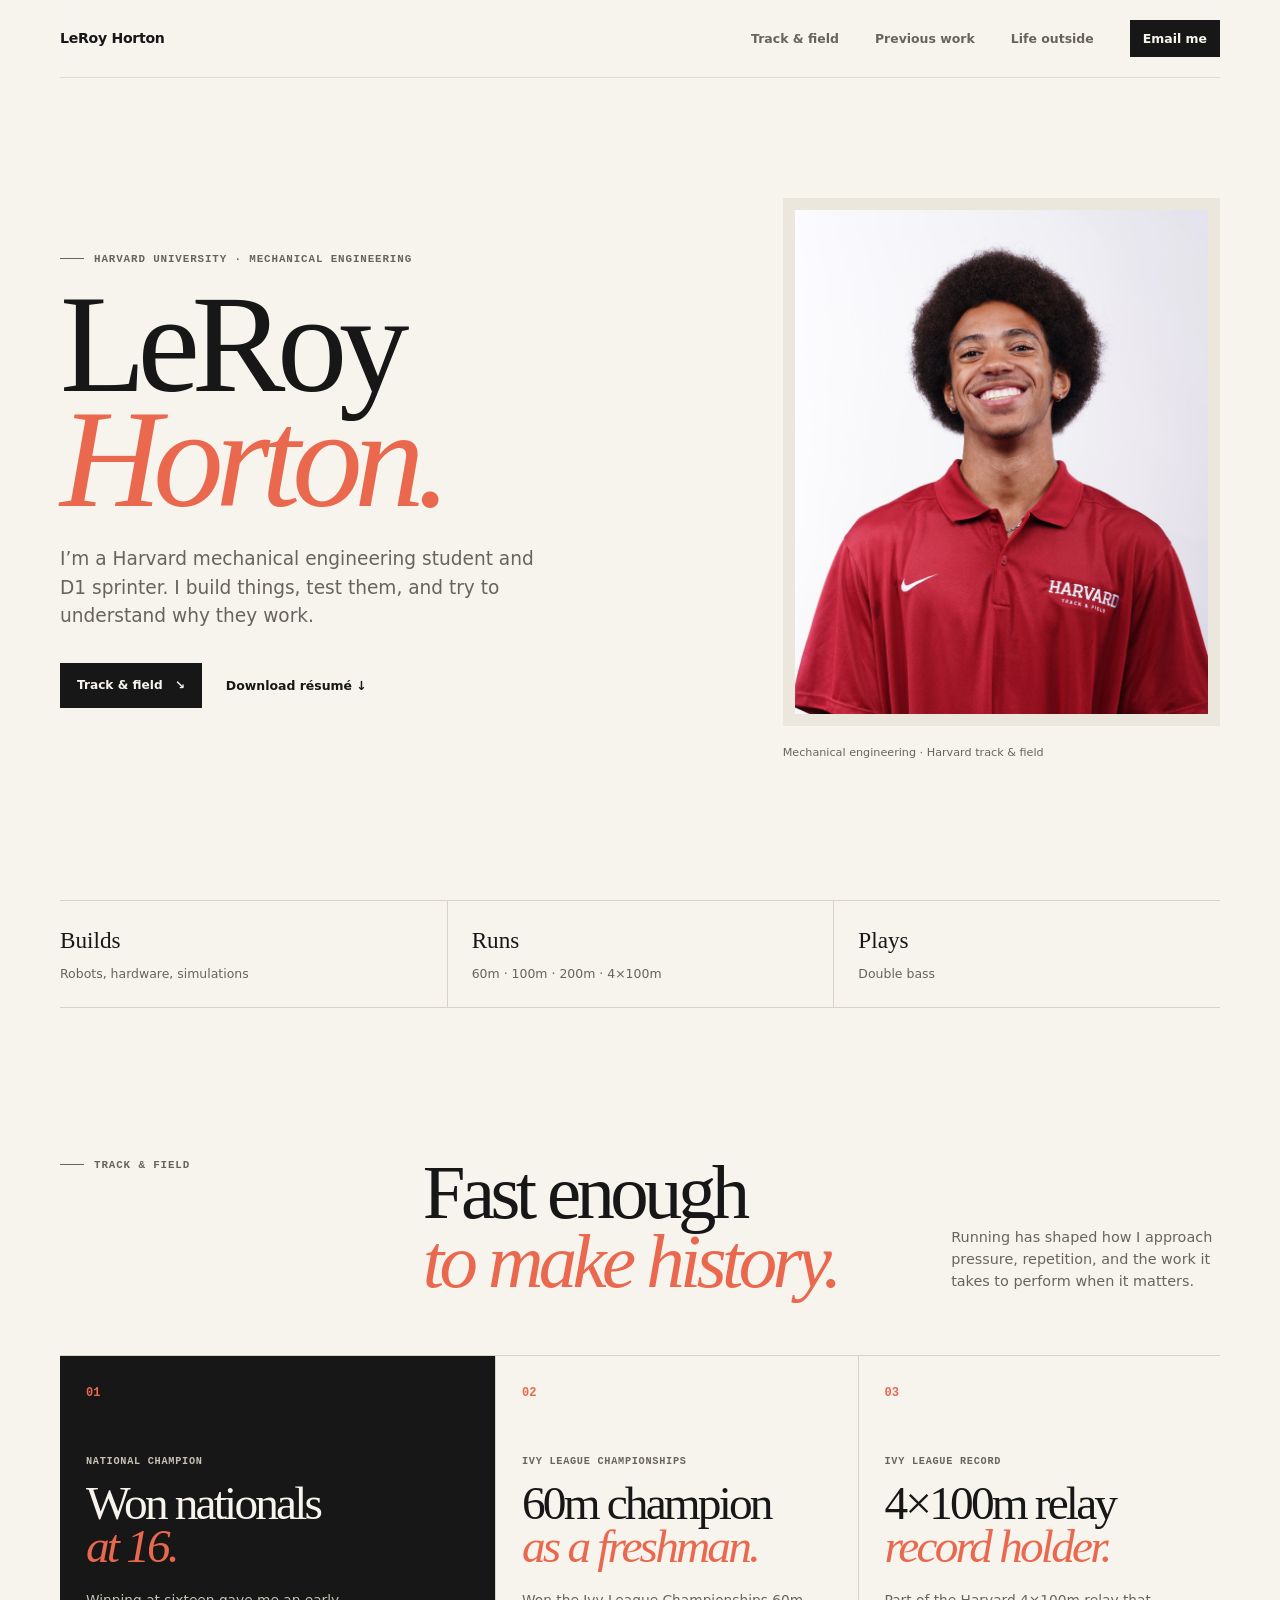
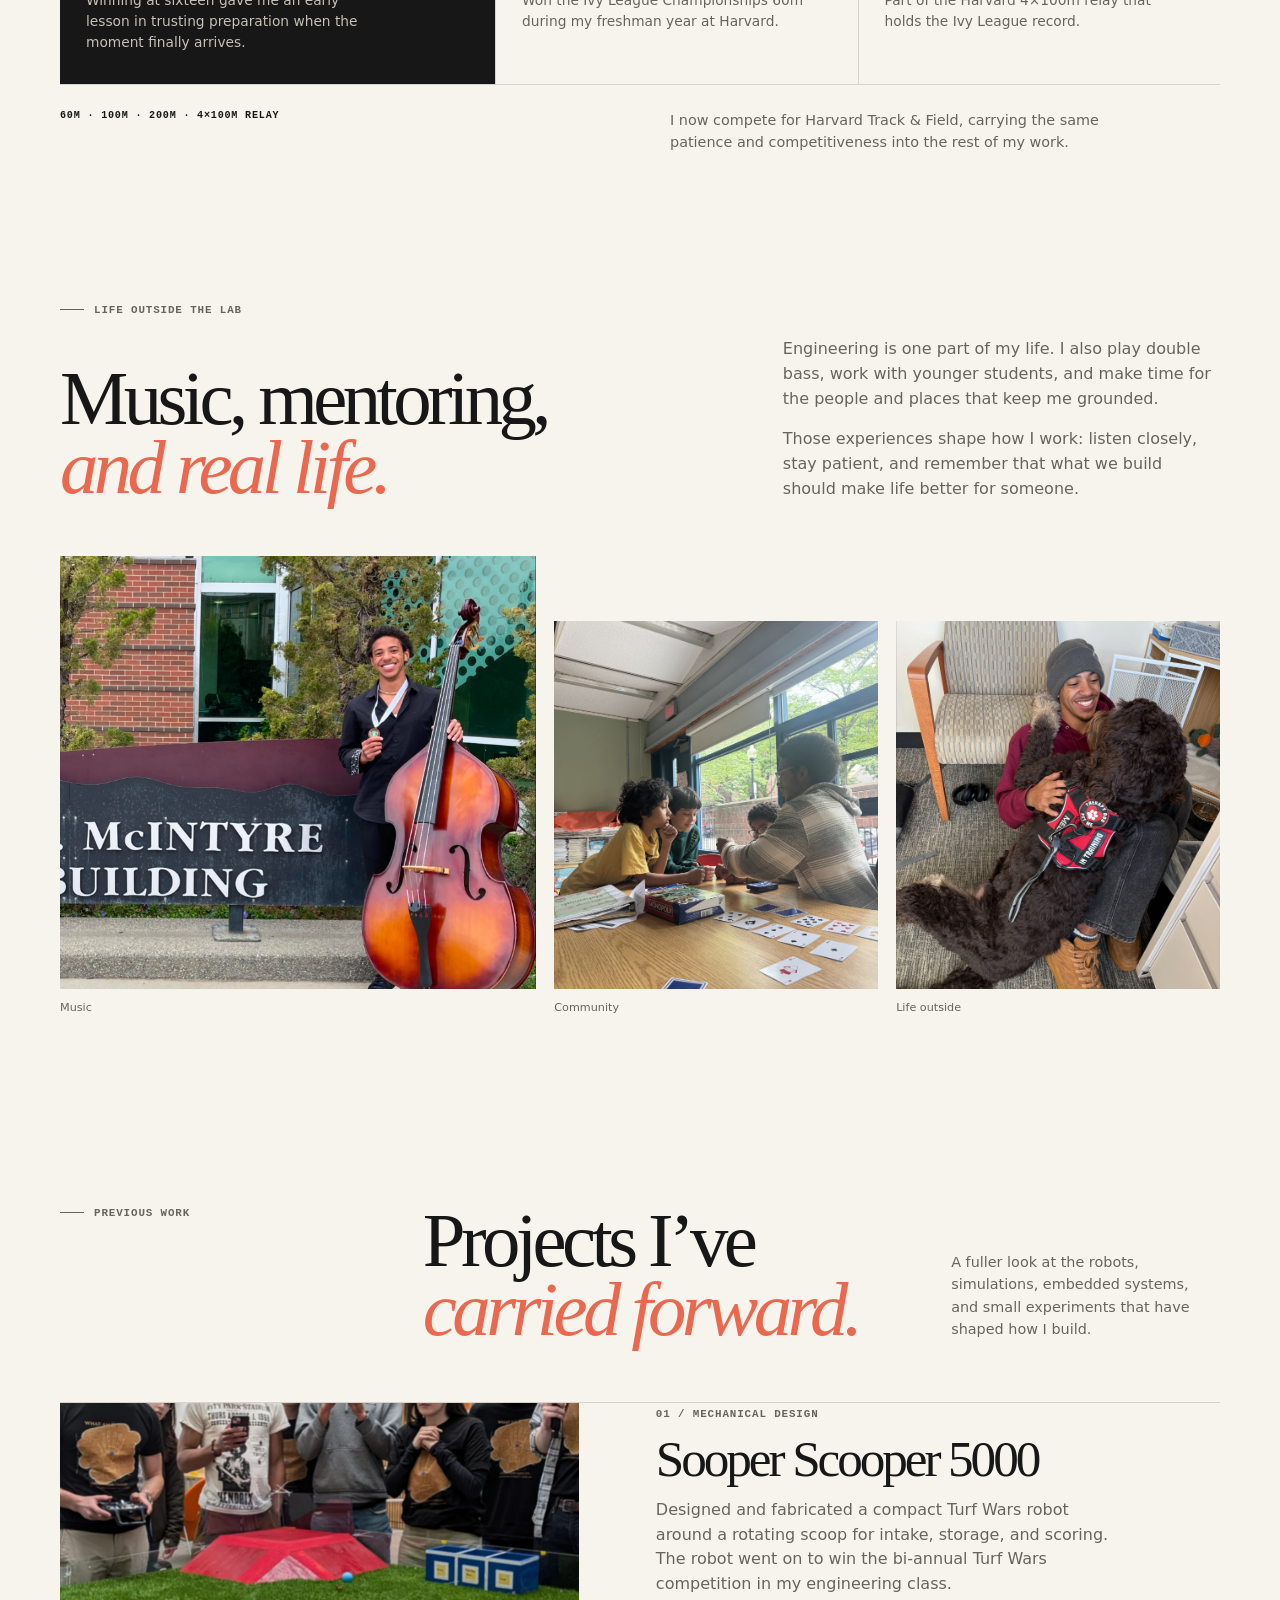
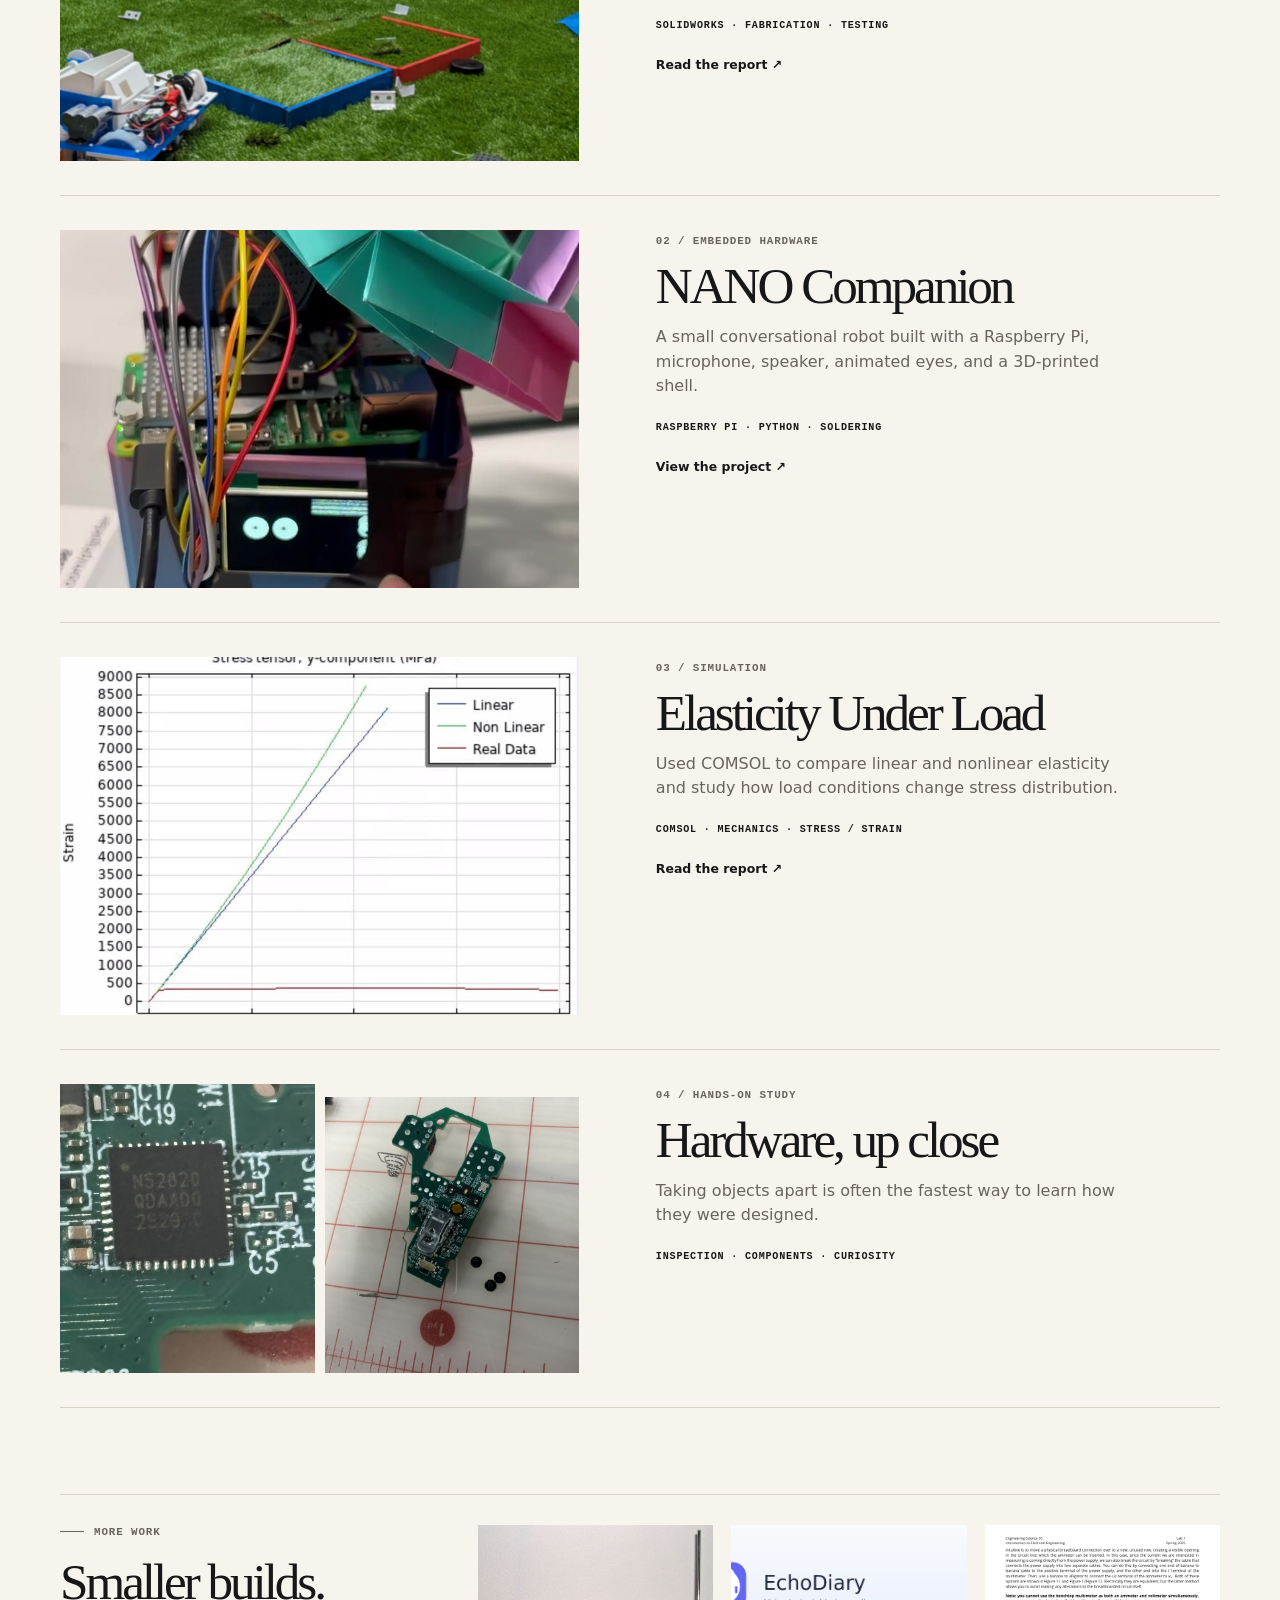
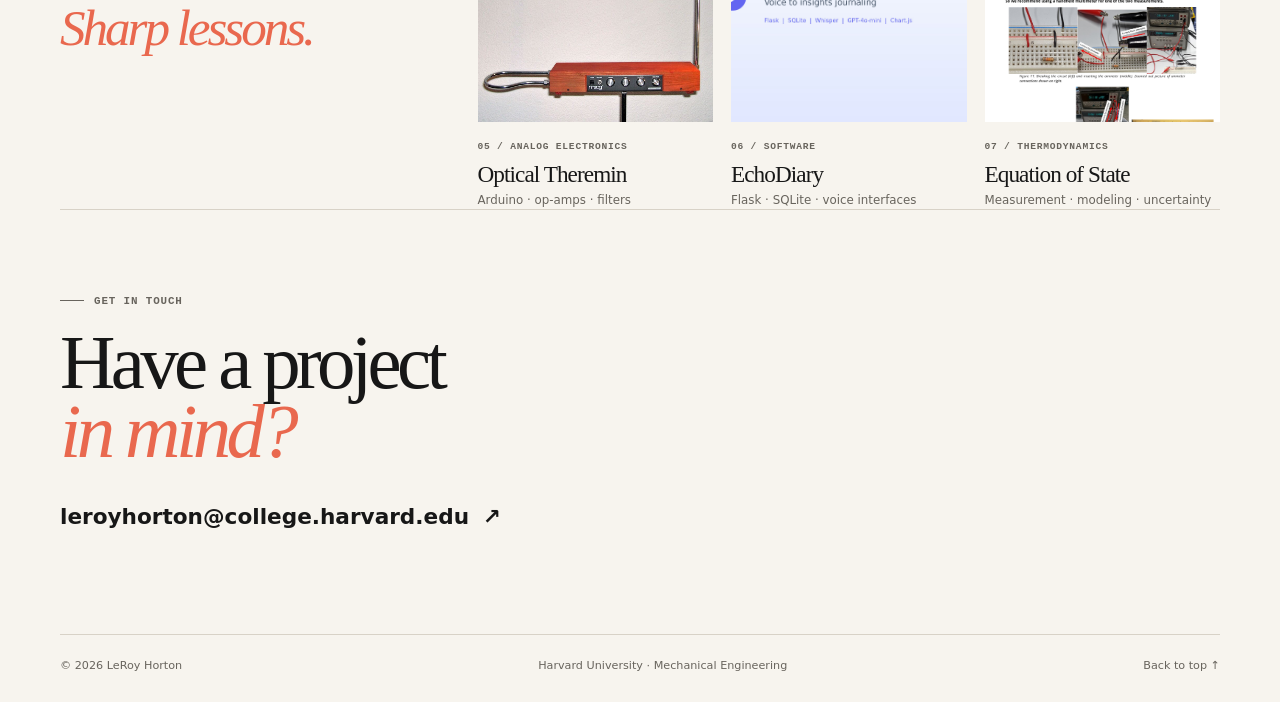
<file: index.html>
<!doctype html>
<html lang="en">
  <head>
    <meta charset="utf-8" />
    <meta name="viewport" content="width=device-width, initial-scale=1" />
    <meta name="theme-color" content="#f7f4ee" />
    <meta
      name="description"
      content="LeRoy Horton — Harvard mechanical engineering student, sprinter, musician, and builder."
    />
    <title>LeRoy Horton — Mechanical Engineering</title>
    <link rel="stylesheet" href="styles.css" />
    <script defer src="script.js"></script>
  </head>

  <body>
    <a class="skip-link" href="#main">Skip to content</a>

    <header class="site-header">
      <a class="brand" href="#top" aria-label="LeRoy Horton home">LeRoy Horton</a>
      <nav class="site-nav" aria-label="Primary navigation">
        <a href="#track">Track &amp; field</a>
        <a href="#work">Previous work</a>
        <a href="#life">Life outside</a>
        <a class="nav-email" href="mailto:leroyhorton@college.harvard.edu">Email me</a>
      </nav>
    </header>

    <main id="main">
      <section class="hero section-shell" id="top">
        <div class="hero-copy">
          <p class="eyebrow">Harvard University · Mechanical Engineering</p>
          <h1>LeRoy<br /><span>Horton.</span></h1>
          <p class="hero-intro">
            I’m a Harvard mechanical engineering student and D1 sprinter. I build things, test them, and try to
            understand why they work.
          </p>
          <div class="hero-actions">
            <a class="button button-dark" href="#track">Track &amp; field <span aria-hidden="true">↘</span></a>
            <a class="text-link" href="files/LeRoy-Horton-Resume.pdf" download>Download résumé <span aria-hidden="true">↓</span></a>
          </div>
        </div>

        <figure class="hero-portrait">
          <div class="portrait-frame">
            <img src="assets/headshot.jpg" alt="LeRoy Horton wearing a red Harvard shirt" />
          </div>
          <figcaption>Mechanical engineering · Harvard track &amp; field</figcaption>
        </figure>
      </section>

      <section class="quick-facts section-shell" aria-label="Quick facts">
        <div><strong>Builds</strong><span>Robots, hardware, simulations</span></div>
        <div><strong>Runs</strong><span>60m · 100m · 200m · 4×100m</span></div>
        <div><strong>Plays</strong><span>Double bass</span></div>
      </section>

      <section class="track section-shell section" id="track">
        <div class="section-heading track-heading">
          <div class="section-label">Track &amp; field</div>
          <h2>Fast enough<br /><em>to make history.</em></h2>
          <p>Running has shaped how I approach pressure, repetition, and the work it takes to perform when it matters.</p>
        </div>
        <div class="achievement-list">
          <article class="achievement achievement-featured">
            <span class="achievement-number">01</span>
            <div><p class="achievement-label">National champion</p><h3>Won nationals<br /><em>at 16.</em></h3></div>
            <p>Winning at sixteen gave me an early lesson in trusting preparation when the moment finally arrives.</p>
          </article>
          <article class="achievement">
            <span class="achievement-number">02</span>
            <div><p class="achievement-label">Ivy League Championships</p><h3>60m champion<br /><em>as a freshman.</em></h3></div>
            <p>Won the Ivy League Championships 60m during my freshman year at Harvard.</p>
          </article>
          <article class="achievement">
            <span class="achievement-number">03</span>
            <div><p class="achievement-label">Ivy League record</p><h3>4×100m relay<br /><em>record holder.</em></h3></div>
            <p>Part of the Harvard 4×100m relay that holds the Ivy League record.</p>
          </article>
        </div>
        <div class="track-footer">
          <p class="project-tools">60m · 100m · 200m · 4×100m relay</p>
          <p>I now compete for Harvard Track &amp; Field, carrying the same patience and competitiveness into the rest of my work.</p>
        </div>
      </section>

      <section class="personal section-shell section" id="life">
        <div class="section-label">Life outside the lab</div>
        <div class="about-grid">
          <h2>Music, mentoring,<br /><em>and real life.</em></h2>
          <div class="about-copy">
            <p>
              Engineering is one part of my life. I also play double bass, work with younger students, and make time for
              the people and places that keep me grounded.
            </p>
            <p>
              Those experiences shape how I work: listen closely, stay patient, and remember that what we build should
              make life better for someone.
            </p>
          </div>
        </div>
        <div class="about-images">
          <figure><img src="assets/bass.jpg" alt="LeRoy Horton with his double bass" /><figcaption>Music</figcaption></figure>
          <figure><img src="assets/community.jpg" alt="LeRoy Horton spending time with students" /><figcaption>Community</figcaption></figure>
          <figure><img src="assets/dog.jpg" alt="LeRoy Horton with a dog" /><figcaption>Life outside</figcaption></figure>
        </div>
      </section>

      <section class="work section-shell section" id="work">
        <div class="section-heading">
          <div class="section-label">Previous work</div>
          <h2>Projects I’ve<br /><em>carried forward.</em></h2>
          <p>A fuller look at the robots, simulations, embedded systems, and small experiments that have shaped how I build.</p>
        </div>

        <div class="project-list">
          <article class="project project-featured">
            <div class="project-image"><img src="assets/robot.jpg" alt="Sooper Scooper 5000 competition robot" loading="lazy" /></div>
            <div class="project-info">
              <p class="project-number">01 / Mechanical design</p>
              <h3>Sooper Scooper 5000</h3>
              <p>Designed and fabricated a compact Turf Wars robot around a rotating scoop for intake, storage, and scoring. The robot went on to win the bi-annual Turf Wars competition in my engineering class.</p>
              <p class="project-tools">SolidWorks · fabrication · testing</p>
              <a class="project-link" href="files/Sooper-Scooper-Report.pdf">Read the report <span aria-hidden="true">↗</span></a>
            </div>
          </article>

          <article class="project">
            <div class="project-image"><img src="assets/nano.jpg" alt="NANO desktop companion robot" loading="lazy" /></div>
            <div class="project-info">
              <p class="project-number">02 / Embedded hardware</p>
              <h3>NANO Companion</h3>
              <p>A small conversational robot built with a Raspberry Pi, microphone, speaker, animated eyes, and a 3D-printed shell.</p>
              <p class="project-tools">Raspberry Pi · Python · soldering</p>
              <a class="project-link" href="files/NANO-Project-Report.docx">View the project <span aria-hidden="true">↗</span></a>
            </div>
          </article>

          <article class="project">
            <div class="project-image"><img src="assets/elasticity.jpg" alt="Stress-strain comparison from an elasticity simulation" loading="lazy" /></div>
            <div class="project-info">
              <p class="project-number">03 / Simulation</p>
              <h3>Elasticity Under Load</h3>
              <p>Used COMSOL to compare linear and nonlinear elasticity and study how load conditions change stress distribution.</p>
              <p class="project-tools">COMSOL · mechanics · stress / strain</p>
              <a class="project-link" href="files/Elasticity-Under-Load-Report.pdf">Read the report <span aria-hidden="true">↗</span></a>
            </div>
          </article>

          <article class="project project-hardware">
            <div class="hardware-images">
              <img src="assets/hardware-detail.jpg" alt="Close-up of a small circuit board" loading="lazy" />
              <img src="assets/hardware-parts.jpg" alt="Disassembled hardware parts" loading="lazy" />
            </div>
            <div class="project-info">
              <p class="project-number">04 / Hands-on study</p>
              <h3>Hardware, up close</h3>
              <p>Taking objects apart is often the fastest way to learn how they were designed.</p>
              <p class="project-tools">Inspection · components · curiosity</p>
            </div>
          </article>
        </div>

        <div class="other-work">
          <div class="other-work-heading">
            <p class="section-label">More work</p>
            <h3>Smaller builds.<br /><em>Sharp lessons.</em></h3>
          </div>
          <div class="other-work-grid">
            <article class="mini-project">
              <img src="assets/theremin.jpg" alt="Optical theremin circuit and lab setup" loading="lazy" />
              <p class="project-number">05 / Analog electronics</p>
              <h4>Optical Theremin</h4>
              <p>Arduino · op-amps · filters</p>
            </article>
            <article class="mini-project">
              <img src="assets/echodiary.jpg" alt="EchoDiary voice journaling dashboard" loading="lazy" />
              <p class="project-number">06 / Software</p>
              <h4>EchoDiary</h4>
              <p>Flask · SQLite · voice interfaces</p>
            </article>
            <article class="mini-project">
              <img src="assets/equation-of-state.png" alt="Equation of state lab work" loading="lazy" />
              <p class="project-number">07 / Thermodynamics</p>
              <h4>Equation of State</h4>
              <p>Measurement · modeling · uncertainty</p>
            </article>
          </div>
        </div>
      </section>

      <section class="contact section-shell section" id="contact">
        <p class="section-label">Get in touch</p>
        <h2>Have a project<br /><em>in mind?</em></h2>
        <a class="contact-email" href="mailto:leroyhorton@college.harvard.edu">leroyhorton@college.harvard.edu <span aria-hidden="true">↗</span></a>
      </section>
    </main>

    <footer class="site-footer section-shell">
      <span>© <span id="year"></span> LeRoy Horton</span>
      <span>Harvard University · Mechanical Engineering</span>
      <a href="#top">Back to top ↑</a>
    </footer>
  </body>
</html>
</file>
<file: styles.css>
:root {
  --ink: #171717;
  --muted: #68645d;
  --paper: #f7f4ee;
  --paper-dark: #ece7dd;
  --accent: #e9684e;
  --line: #d8d2c7;
  --serif: Georgia, "Times New Roman", serif;
  --sans: Inter, ui-sans-serif, system-ui, -apple-system, BlinkMacSystemFont, "Segoe UI", sans-serif;
  --mono: "SFMono-Regular", Consolas, "Liberation Mono", monospace;
  --shell: min(1160px, calc(100% - 64px));
}

* { box-sizing: border-box; }

html { scroll-behavior: smooth; background: var(--paper); }

body {
  margin: 0;
  color: var(--ink);
  background: var(--paper);
  font-family: var(--sans);
  line-height: 1.55;
  text-rendering: optimizeLegibility;
}

img { display: block; width: 100%; max-width: 100%; }
a { color: inherit; text-decoration: none; }

::selection { color: var(--paper); background: var(--accent); }

.section-shell { width: var(--shell); margin-inline: auto; }

.skip-link {
  position: fixed;
  top: 12px;
  left: 12px;
  z-index: 20;
  padding: 10px 14px;
  color: var(--paper);
  background: var(--ink);
  transform: translateY(-150%);
}

.skip-link:focus { transform: translateY(0); }

.site-header {
  position: sticky;
  top: 0;
  z-index: 10;
  display: flex;
  align-items: center;
  justify-content: space-between;
  width: var(--shell);
  min-height: 78px;
  margin-inline: auto;
  background: color-mix(in srgb, var(--paper) 92%, transparent);
  border-bottom: 1px solid color-mix(in srgb, var(--line) 70%, transparent);
  backdrop-filter: blur(12px);
}

.brand { font-size: 0.88rem; font-weight: 800; letter-spacing: -0.02em; }

.site-nav {
  display: flex;
  align-items: center;
  gap: clamp(16px, 3vw, 36px);
  font-size: 0.78rem;
  font-weight: 700;
}

.site-nav a:not(.nav-email) { color: var(--muted); }
.site-nav a:hover, .site-nav a:focus-visible { color: var(--accent); }

.nav-email { padding: 9px 13px; color: var(--paper); background: var(--ink); }

.hero {
  display: grid;
  grid-template-columns: minmax(0, 1fr) minmax(300px, 0.72fr);
  gap: clamp(48px, 9vw, 130px);
  align-items: center;
  min-height: calc(100vh - 78px);
  padding-top: 72px;
  padding-bottom: 90px;
}

.eyebrow, .section-label, .project-number, .project-tools {
  margin: 0 0 18px;
  color: var(--muted);
  font-family: var(--mono);
  font-size: 0.68rem;
  font-weight: 700;
  letter-spacing: 0.08em;
  line-height: 1.45;
  text-transform: uppercase;
}

.eyebrow::before, .section-label::before {
  display: inline-block;
  width: 24px;
  height: 1px;
  margin: 0 10px 3px 0;
  content: "";
  background: currentColor;
}

h1, h2, h3, p { margin-top: 0; }

h1, h2, h3 { font-family: var(--serif); font-weight: 400; letter-spacing: -0.06em; }

h1 { margin-bottom: 28px; font-size: clamp(4.8rem, 11vw, 9.8rem); line-height: 0.82; }
h1 span, h2 em { color: var(--accent); font-style: italic; }

.hero-intro { max-width: 500px; margin-bottom: 32px; color: var(--muted); font-size: clamp(1rem, 1.7vw, 1.16rem); }
.hero-actions { display: flex; align-items: center; flex-wrap: wrap; gap: 24px; }

.button {
  display: inline-flex;
  align-items: center;
  gap: 12px;
  padding: 13px 17px;
  font-size: 0.76rem;
  font-weight: 800;
  transition: transform 180ms ease, background 180ms ease;
}

.button:hover, .button:focus-visible { transform: translateY(-2px); }
.button-dark { color: var(--paper); background: var(--ink); }
.text-link, .project-link { font-size: 0.78rem; font-weight: 800; }
.text-link:hover, .project-link:hover { color: var(--accent); }

.hero-portrait { margin: 0; }
.portrait-frame { position: relative; padding: 12px; background: var(--paper-dark); }

.portrait-frame::after {
  position: absolute;
  right: -13px;
  bottom: -13px;
  z-index: -1;
  width: 42%;
  height: 42%;
  content: "";
  background: var(--accent);
}

.portrait-frame img { aspect-ratio: 0.82; object-fit: cover; object-position: center top; }
figcaption { color: var(--muted); font-size: 0.7rem; }
.hero-portrait figcaption { padding-top: 18px; }

.quick-facts { display: grid; grid-template-columns: repeat(3, 1fr); border-top: 1px solid var(--line); border-bottom: 1px solid var(--line); }
.quick-facts div { padding: 22px 24px 24px 0; }
.quick-facts div + div { padding-left: 24px; border-left: 1px solid var(--line); }
.quick-facts strong, .quick-facts span { display: block; }
.quick-facts strong { margin-bottom: 5px; font-family: var(--serif); font-size: 1.45rem; font-weight: 400; }
.quick-facts span { color: var(--muted); font-size: 0.78rem; }

.section { padding-top: 150px; }

.about-grid { display: grid; grid-template-columns: 1fr 0.68fr; gap: 80px; align-items: end; margin-bottom: 54px; }
h2 { margin-bottom: 0; font-size: clamp(3rem, 6vw, 6rem); line-height: 0.9; }
.about-copy { color: var(--muted); font-size: 1rem; }
.about-copy p:last-child { margin-bottom: 0; }

.about-images { display: grid; grid-template-columns: 1.25fr 0.85fr 0.85fr; gap: 18px; align-items: end; }
.about-images figure { margin: 0; }
.about-images figure:nth-child(1) img { aspect-ratio: 1.1; }
.about-images figure:nth-child(2) img, .about-images figure:nth-child(3) img { aspect-ratio: 0.88; }
.about-images img { object-fit: cover; }
.about-images figcaption { padding-top: 10px; }

.track-heading { margin-bottom: 52px; }
.achievement-list { display: grid; grid-template-columns: 1.2fr 1fr 1fr; border-top: 1px solid var(--line); border-bottom: 1px solid var(--line); }
.achievement { min-height: 300px; padding: 28px 26px 30px 0; }
.achievement + .achievement { padding-left: 26px; border-left: 1px solid var(--line); }
.achievement-number { display: block; margin-bottom: 52px; color: var(--accent); font-family: var(--mono); font-size: 0.75rem; font-weight: 700; }
.achievement-label { margin-bottom: 14px; color: var(--muted); font-family: var(--mono); font-size: 0.64rem; font-weight: 700; letter-spacing: 0.07em; line-height: 1.4; text-transform: uppercase; }
.achievement h3 { margin-bottom: 22px; font-size: clamp(2rem, 3.7vw, 3.6rem); line-height: 0.9; }
.achievement h3 em { color: var(--accent); font-style: italic; }
.achievement > p:last-child { max-width: 300px; margin-bottom: 0; color: var(--muted); font-size: 0.86rem; }
.achievement-featured { color: var(--paper); background: var(--ink); padding-left: 26px; }
.achievement-featured .achievement-label, .achievement-featured > p:last-child { color: #c6c0b6; }
.track-footer { display: grid; grid-template-columns: 1fr 1fr; gap: 60px; padding-top: 24px; }
.track-footer .project-tools { margin: 0; }
.track-footer > p:last-child { max-width: 460px; margin: 0; color: var(--muted); font-size: 0.9rem; }
.personal { padding-bottom: 40px; }

.section-heading { display: grid; grid-template-columns: 0.8fr 1.2fr 0.65fr; gap: 32px; align-items: end; margin-bottom: 58px; }
.section-heading .section-label { align-self: start; }
.section-heading > p { margin: 0 0 4px; color: var(--muted); font-size: 0.9rem; }

.project-list { border-top: 1px solid var(--line); }
.project { display: grid; grid-template-columns: minmax(220px, 0.92fr) 1fr; gap: clamp(28px, 6vw, 86px); padding: 34px 0; border-bottom: 1px solid var(--line); }
.project-featured { padding-top: 0; }
.project-image { background: var(--paper-dark); }
.project-image img { aspect-ratio: 1.45; object-fit: cover; }
.project-info { max-width: 520px; padding-top: 4px; }
.project-number { margin-bottom: 12px; }
.project h3 { margin-bottom: 14px; font-size: clamp(2rem, 4vw, 3.5rem); line-height: 0.95; }
.project-info > p:not(.project-number):not(.project-tools) { max-width: 470px; color: var(--muted); }
.project-tools { margin: 22px 0 18px; color: var(--ink); font-size: 0.63rem; }

.project-hardware { grid-template-columns: minmax(220px, 0.92fr) 1fr; }
.hardware-images { display: grid; grid-template-columns: 1fr 1fr; gap: 10px; align-items: end; }
.hardware-images img { aspect-ratio: 0.92; object-fit: cover; }
.hardware-images img:first-child { aspect-ratio: 0.88; }

.other-work { display: grid; grid-template-columns: 0.65fr 1.35fr; gap: 60px; margin-top: 86px; padding-top: 30px; border-top: 1px solid var(--line); }
.other-work-heading h3 { margin: 0; font-size: clamp(2.2rem, 4vw, 3.8rem); line-height: 0.9; }
.other-work-heading h3 em { color: var(--accent); font-style: italic; }
.other-work-grid { display: grid; grid-template-columns: repeat(3, 1fr); gap: 18px; }
.mini-project { margin: 0; }
.mini-project img { aspect-ratio: 1.2; margin-bottom: 18px; object-fit: cover; background: var(--paper-dark); }
.mini-project:nth-child(3) img { object-position: top; }
.mini-project .project-number { margin-bottom: 9px; font-size: 0.6rem; }
.mini-project h4 { margin: 0 0 5px; font-family: var(--serif); font-size: 1.45rem; font-weight: 400; letter-spacing: -0.04em; line-height: 1; }
.mini-project > p:last-child { margin: 0; color: var(--muted); font-size: 0.74rem; }

.contact { padding-top: 84px; padding-bottom: 100px; border-top: 1px solid var(--line); }
.contact h2 { margin-bottom: 34px; }
.contact-email { display: inline-flex; align-items: center; gap: 14px; font-size: clamp(1rem, 2vw, 1.35rem); font-weight: 700; }
.contact-email:hover { color: var(--accent); }

.site-footer { display: flex; justify-content: space-between; gap: 18px; padding-top: 22px; padding-bottom: 28px; border-top: 1px solid var(--line); color: var(--muted); font-size: 0.7rem; }
.site-footer a:hover { color: var(--accent); }

@media (max-width: 800px) {
  :root { --shell: min(100% - 40px, 620px); }
  .site-header { min-height: 70px; flex-wrap: wrap; gap: 14px; padding-block: 14px; }
  .site-nav { width: 100%; justify-content: space-between; gap: 10px; font-size: 0.68rem; }
  .nav-email { padding: 7px 9px; }
  .hero { grid-template-columns: 1fr; min-height: auto; padding-top: 72px; }
  .hero-portrait { max-width: 500px; }
  .quick-facts { grid-template-columns: 1fr; }
  .quick-facts div, .quick-facts div + div { padding: 18px 0; border-left: 0; }
  .quick-facts div + div { border-top: 1px solid var(--line); }
  .section { padding-top: 100px; }
  .about-grid, .section-heading, .track-footer { grid-template-columns: 1fr; gap: 28px; }
  .achievement-list { grid-template-columns: 1fr; }
  .achievement, .achievement + .achievement { min-height: auto; padding: 24px 0 28px; border-left: 0; }
  .achievement + .achievement { border-top: 1px solid var(--line); }
  .achievement-featured { padding: 24px; }
  .achievement-number { margin-bottom: 28px; }
  .other-work { grid-template-columns: 1fr; gap: 28px; }
  .other-work-grid { grid-template-columns: repeat(3, 1fr); }
  .section-heading { margin-bottom: 40px; }
}

@media (max-width: 560px) {
  h1 { font-size: clamp(4.4rem, 23vw, 7rem); }
  h2 { font-size: clamp(2.8rem, 14vw, 4.2rem); }
  .about-images { grid-template-columns: 1fr 1fr; }
  .about-images figure:first-child { grid-column: 1 / -1; }
  .other-work-grid { grid-template-columns: 1fr; gap: 30px; }
  .project, .project-hardware { grid-template-columns: 1fr; gap: 24px; }
  .hardware-images { max-width: 420px; }
  .site-footer { flex-direction: column; }
}
</file>
